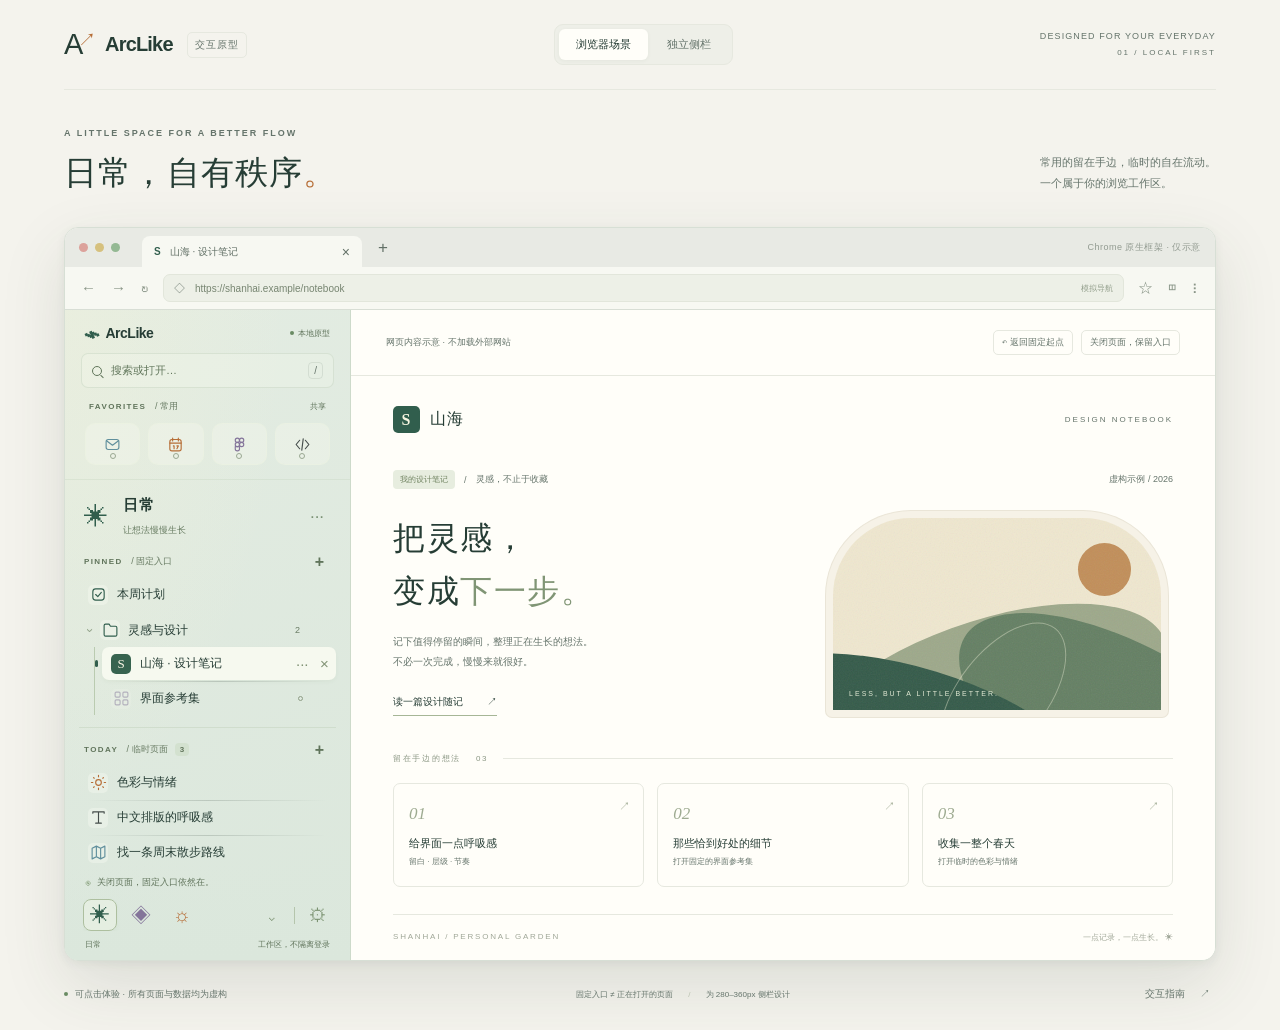
<file: index.html>
<!doctype html>
<html lang="zh-CN">
<head>
  <meta charset="utf-8">
  <meta name="viewport" content="width=device-width, initial-scale=1">
  <meta name="color-scheme" content="light dark">
  <title>ArcLike · 日常，自有秩序</title>
  <link rel="icon" href="data:image/svg+xml,%3Csvg xmlns='http://www.w3.org/2000/svg' viewBox='0 0 40 40'%3E%3Crect width='40' height='40' rx='12' fill='%232a5b52'/%3E%3Cpath d='M10 29L20 10L30 29M15 23H25' stroke='%23f4f4df' stroke-width='3' fill='none'/%3E%3C/svg%3E">
  <link rel="stylesheet" href="styles.css">
  <script defer src="model.js"></script>
  <script defer src="ui.js"></script>
  <script defer src="app.js"></script>
</head>
<body>
  <header class="showcase-header">
    <a class="wordmark" href="./index.html" aria-label="ArcLike 原型首页"><span class="brand-mark">A<span>↗</span></span> ArcLike <span class="prototype-tag">交互原型</span></a>
    <div class="view-switch" aria-label="预览模式"><button data-view="browser" aria-pressed="true">浏览器场景</button><button data-view="panel" aria-pressed="false">独立侧栏</button></div>
    <span class="edition">DESIGNED FOR YOUR EVERYDAY <span>01 / LOCAL FIRST</span></span>
  </header>
  <main class="showcase">
    <div class="intro"><div><p class="eyebrow">A LITTLE SPACE FOR A BETTER FLOW</p><h1>日常，自有秩序<span>。</span></h1></div><p class="intro-note">常用的留在手边，临时的自在流动。<br>一个属于你的浏览工作区。</p></div>
    <section class="browser" aria-label="Chrome 场景示意，不是可定制的原生浏览器框架">
      <div class="chrome-frame">
        <div class="tab-strip"><div class="window-dots" aria-hidden="true"><i></i><i></i><i></i></div><div class="native-tab"><span class="mini-mark">S</span><span id="native-title">山海 · 设计笔记</span><span aria-hidden="true">×</span></div><span class="native-plus" aria-hidden="true">+</span><span class="frame-label">Chrome 原生框架 · 仅示意</span></div>
        <div class="address-bar"><span class="native-navigation" aria-hidden="true">←　→　↻</span><form id="address-form"><span aria-hidden="true">◇</span><input id="address-input" aria-label="模拟页面地址，只模拟导航，不访问网站" spellcheck="false" value="https://shanhai.example/notebook"><span class="address-demo">模拟导航</span></form><span class="native-tools" aria-hidden="true">☆　◫　⋮</span></div>
      </div>
      <div class="browser-body">
        <aside id="sidebar" class="sidebar" aria-label="ArcLike 插件侧栏">
          <div class="panel-top"><span class="panel-brand"><span class="arc-symbol">⌁</span> ArcLike</span><span class="local-badge"><i></i> 本地原型</span></div>
          <button class="quick-open" id="quick-open"><span class="search-icon" aria-hidden="true"></span><span>搜索或打开…</span><kbd>/</kbd></button>
          <div class="section-label favorites-label"><span>FAVORITES <span class="label-cn">/ 常用</span></span><span title="同一浏览环境下跨工作区共享">共享</span></div>
          <div id="favorites" class="favorites" aria-label="跨工作区常用入口"></div>
          <div class="sidebar-scroll">
            <div class="space-heading"><span id="space-emblem" class="space-emblem"></span><div><h2 id="space-name"></h2><span id="space-caption"></span></div><button id="space-menu" class="icon-button" aria-label="工作区操作" title="重命名工作区">···</button></div>
            <div class="section-label"><span>PINNED <span class="label-cn">/ 固定入口</span></span><button id="add-pin" class="icon-button small" aria-label="添加固定入口" title="添加固定入口">+</button></div>
            <div id="pins" class="pins"></div>
            <div class="today-heading section-label"><span>TODAY <span class="label-cn">/ 临时页面</span><span id="today-count" class="count"></span></span><button id="add-today" class="icon-button small" aria-label="新建临时页面" title="新建临时页面">+</button></div>
            <div id="today" class="today"></div>
            <button id="new-tab" class="new-tab"><span>+</span> 新建标签 <kbd>/</kbd></button>
          </div>
          <div class="sidebar-bottom"><div class="lifecycle-note"><span aria-hidden="true">◉</span> 关闭页面，固定入口依然在。</div><div class="workspace-dock"><div id="spaces" class="space-buttons" aria-label="切换工作区"></div><button id="workspace-list" class="icon-button" aria-label="工作区列表" title="全部工作区">⌄</button><span class="dock-divider"></span><button id="settings" class="icon-button settings-icon" aria-label="轻量设置" title="设置">⚙</button></div><div class="dock-caption"><span id="dock-space-name"></span><span>工作区，不隔离登录</span></div></div>
        </aside>
        <section id="page-preview" class="page-preview" aria-label="模拟网页，不是真实网站"></section>
      </div>
    </section>
    <footer class="showcase-footer"><span><i></i> 可点击体验 · 所有页面与数据均为虚构</span><span>固定入口 ≠ 正在打开的页面 <span class="footer-line">/</span> 为 280–360px 侧栏设计</span><button id="guide">交互指南 <span>↗</span></button></footer>
  </main>
  <div id="menu" class="context-menu" hidden></div>
  <dialog id="dialog" aria-labelledby="dialog-title"><form id="dialog-form"><div class="dialog-heading"><span class="eyebrow" id="dialog-eyebrow">ARCLIKE</span><button type="button" id="dialog-close" class="icon-button" aria-label="关闭对话框">×</button></div><h2 id="dialog-title"></h2><div id="dialog-body"></div><div id="dialog-actions" class="dialog-actions"></div></form></dialog>
  <div id="toast" class="toast" role="status" aria-live="polite"></div>
</body>
</html>
</file>
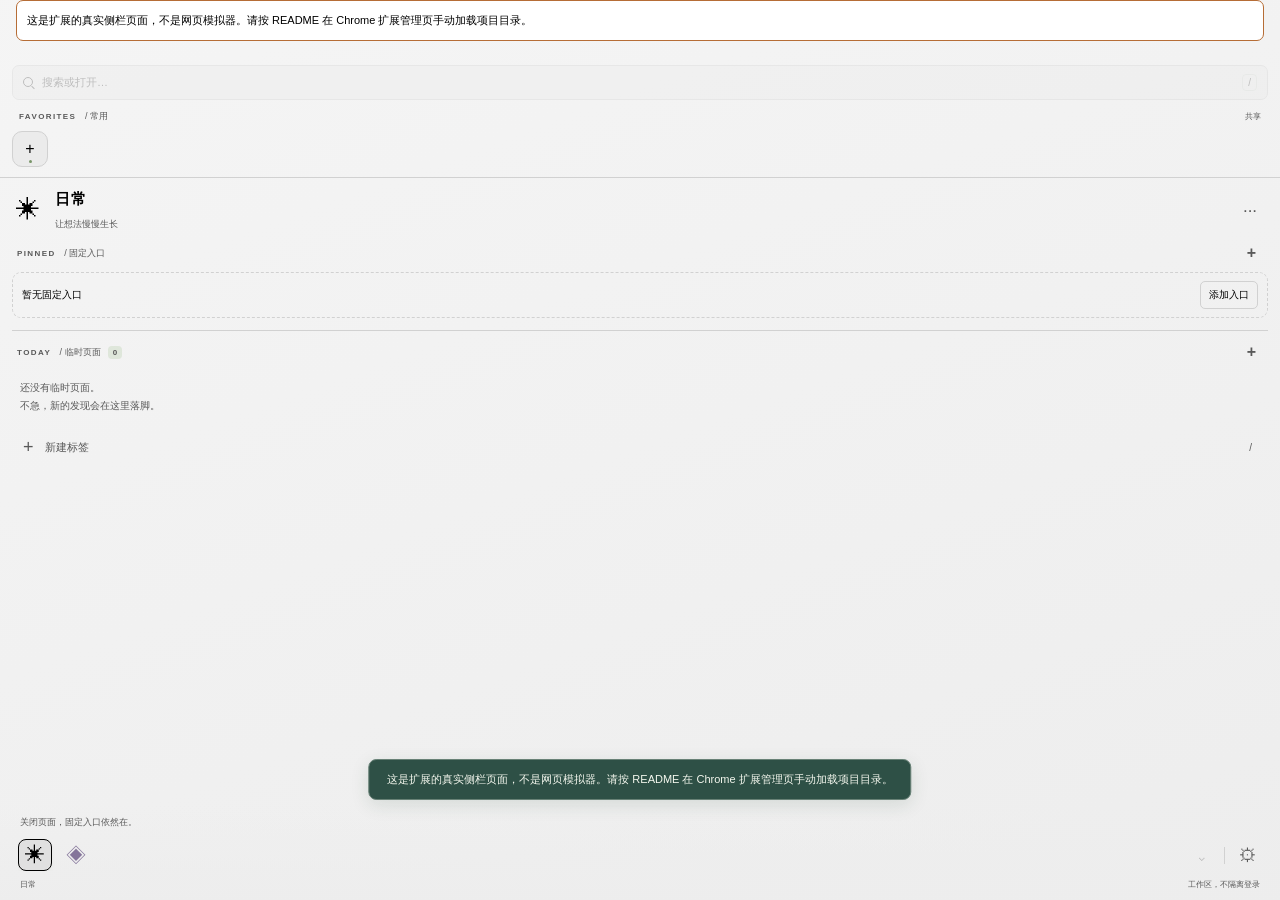
<file: extension/panel.html>
<!doctype html>
<html lang="zh-CN">
<head>
  <meta charset="utf-8">
  <meta name="viewport" content="width=device-width, initial-scale=1">
  <meta name="color-scheme" content="light dark">
  <title>ArcLike</title>
  <link rel="stylesheet" href="../styles.css">
  <link rel="stylesheet" href="panel.css">
  <script defer src="../model.js"></script>
  <script defer src="../ui.js"></script>
  <script defer src="panel.js"></script>
</head>
<body class="extension-shell">
  <aside id="sidebar" class="sidebar" aria-label="ArcLike 标签页侧栏" aria-busy="true">
    <div id="connection-notice" class="connection-notice" role="alert" hidden><p id="connection-message"></p><div id="connection-actions" class="connection-actions" hidden><button data-action="retry">重试</button><button data-action="takeover">改为管理本窗口</button><button data-action="export">导出入口备份</button><button data-action="forget-session">清除临时绑定</button></div></div>
    <button class="quick-open" id="quick-open"><span class="search-icon" aria-hidden="true"></span><span>搜索或打开…</span><kbd>/</kbd></button>
    <div id="favorites-label" class="section-label favorites-label" title="把 Today 拖到这里，设为共享常用入口"><span>FAVORITES <span class="label-cn">/ 常用</span></span><span title="在各工作区共享，不隔离登录">共享</span></div>
    <div id="favorites" class="favorites" aria-label="跨工作区常用入口"></div>
    <div class="sidebar-scroll">
      <div class="space-heading"><span id="space-emblem" class="space-emblem"></span><div><h2 id="space-name"></h2><span id="space-caption"></span></div><button id="space-menu" class="icon-button" aria-label="工作区操作" title="工作区操作">···</button></div>
      <div id="pins-label" class="section-label" title="把 Today 拖到这里，保存为固定入口"><span>PINNED <span class="label-cn">/ 固定入口</span></span><button id="add-pin" class="icon-button small" aria-label="添加固定入口" title="添加固定入口">+</button></div>
      <div id="pins" class="pins"></div>
      <div class="today-heading section-label"><span>TODAY <span class="label-cn">/ 临时页面</span><span id="today-count" class="count"></span></span><button id="add-today" class="icon-button small" aria-label="打开网页地址" title="打开网页地址">+</button></div>
      <div id="today" class="today"></div>
      <button id="new-tab" class="new-tab"><span>+</span> 新建标签 <kbd>/</kbd></button>
    </div>
    <div class="sidebar-bottom"><div class="lifecycle-note"><span aria-hidden="true">◉</span> 关闭页面，固定入口依然在。</div><div class="workspace-dock"><div id="spaces" class="space-buttons" aria-label="切换工作区"></div><button id="workspace-list" class="icon-button" aria-label="工作区列表" title="全部工作区">⌄</button><span class="dock-divider"></span><button id="settings" class="icon-button settings-icon" aria-label="轻量设置" title="设置">⚙</button></div><div class="dock-caption"><span id="dock-space-name"></span><span>工作区，不隔离登录</span></div></div>
  </aside>
  <div id="menu" class="context-menu" hidden></div>
  <dialog id="dialog" aria-labelledby="dialog-title"><form id="dialog-form"><div class="dialog-heading"><span class="eyebrow">ARCLIKE / LOCAL FIRST</span><button type="button" id="dialog-close" class="icon-button" aria-label="关闭对话框">×</button></div><h2 id="dialog-title"></h2><div id="dialog-body"></div><div id="dialog-actions" class="dialog-actions"></div></form></dialog>
  <div id="toast" class="toast" role="status" aria-live="polite"></div>
</body>
</html>
</file>
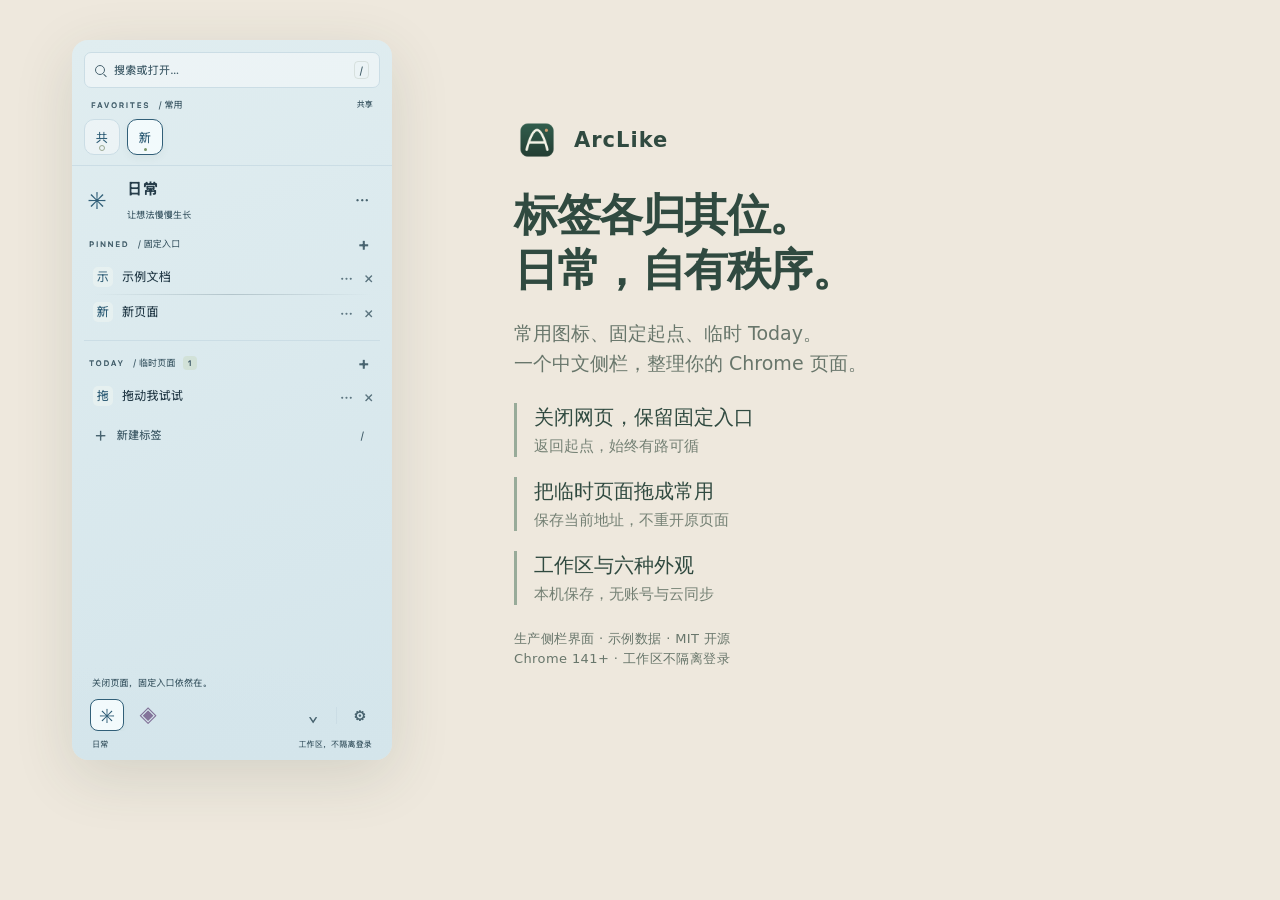
<file: store/preview.html>
<!doctype html>
<html lang="zh-CN">
<head>
<meta charset="utf-8">
<meta name="viewport" content="width=device-width, initial-scale=1">
<title>ArcLike · 商店素材草稿</title>
<style>
*{box-sizing:border-box}body{margin:0;background:#eee8dd;color:#304a40;font-family:system-ui,-apple-system,"PingFang SC",sans-serif}section{width:1280px;height:800px;display:grid;grid-template-columns:360px 1fr;gap:82px;padding:40px 72px}figure{margin:0;width:320px;height:720px;box-shadow:0 16px 60px #33443624;overflow:hidden;border-radius:16px}figure img{width:320px;height:720px;display:block}.copy{align-self:center;max-width:620px}.brand{display:flex;gap:14px;align-items:center;font-size:21px;font-weight:650;letter-spacing:1px}.brand img{width:46px;height:46px}h1{font-size:44px;line-height:1.26;letter-spacing:-1.5px;margin:24px 0 20px}p{font-size:19px;line-height:1.6;color:#68766b}.features{display:grid;gap:20px;margin:24px 0}.features div{padding-left:17px;border-left:3px solid #98ab99;font-size:20px;line-height:1.4}.features small{font-size:15px;color:#748074;display:block;margin-top:5px}.note{font-size:13px;color:#68766b;margin-top:24px;letter-spacing:.4px}#icons{display:none}#icons:target{display:grid}body:has(#icons:target) #overview{display:none}
</style>
</head>
<body>
<section id="overview">
<figure><img src="../docs/preview/extension-panel.png" alt="ArcLike 中文工作区侧栏示例"></figure>
<div class="copy">
<div class="brand"><img src="../extension/icons/128.png" alt="">ArcLike</div>
<h1>标签各归其位。<br>日常，自有秩序。</h1>
<p>常用图标、固定起点、临时 Today。<br>一个中文侧栏，整理你的 Chrome 页面。</p>
<div class="features">
<div>关闭网页，保留固定入口<small>返回起点，始终有路可循</small></div>
<div>把临时页面拖成常用<small>保存当前地址，不重开原页面</small></div>
<div>工作区与六种外观<small>本机保存，无账号与云同步</small></div>
</div>
<p class="note">生产侧栏界面 · 示例数据 · MIT 开源<br>Chrome 141+ · 工作区不隔离登录</p>
</div>
</section>
<section id="icons">
<figure><img src="../docs/preview/icon-editor.png" alt="常用入口图标编辑界面"></figure>
<div class="copy">
<div class="brand"><img src="../extension/icons/128.png" alt="">ArcLike</div>
<h1>常用的页面，<br>有自己的标识。</h1>
<p>右键常用图标，随手换一个。<br>预览后保存，网址与页面绑定不变。</p>
<div class="features">
<div>11 种内置图标<small>全部本地提供，无外部图标请求</small></div>
<div>汉字、字母或 emoji<small>组合 emoji 与五种图标颜色</small></div>
<div>恢复名称首字<small>常用和固定入口一起持久保存</small></div>
</div>
<p class="note">生产侧栏界面 · 示例数据 · MIT 开源<br>也支持条目菜单与 Shift + F10</p>
</div>
</section>
</body>
</html>
</file>
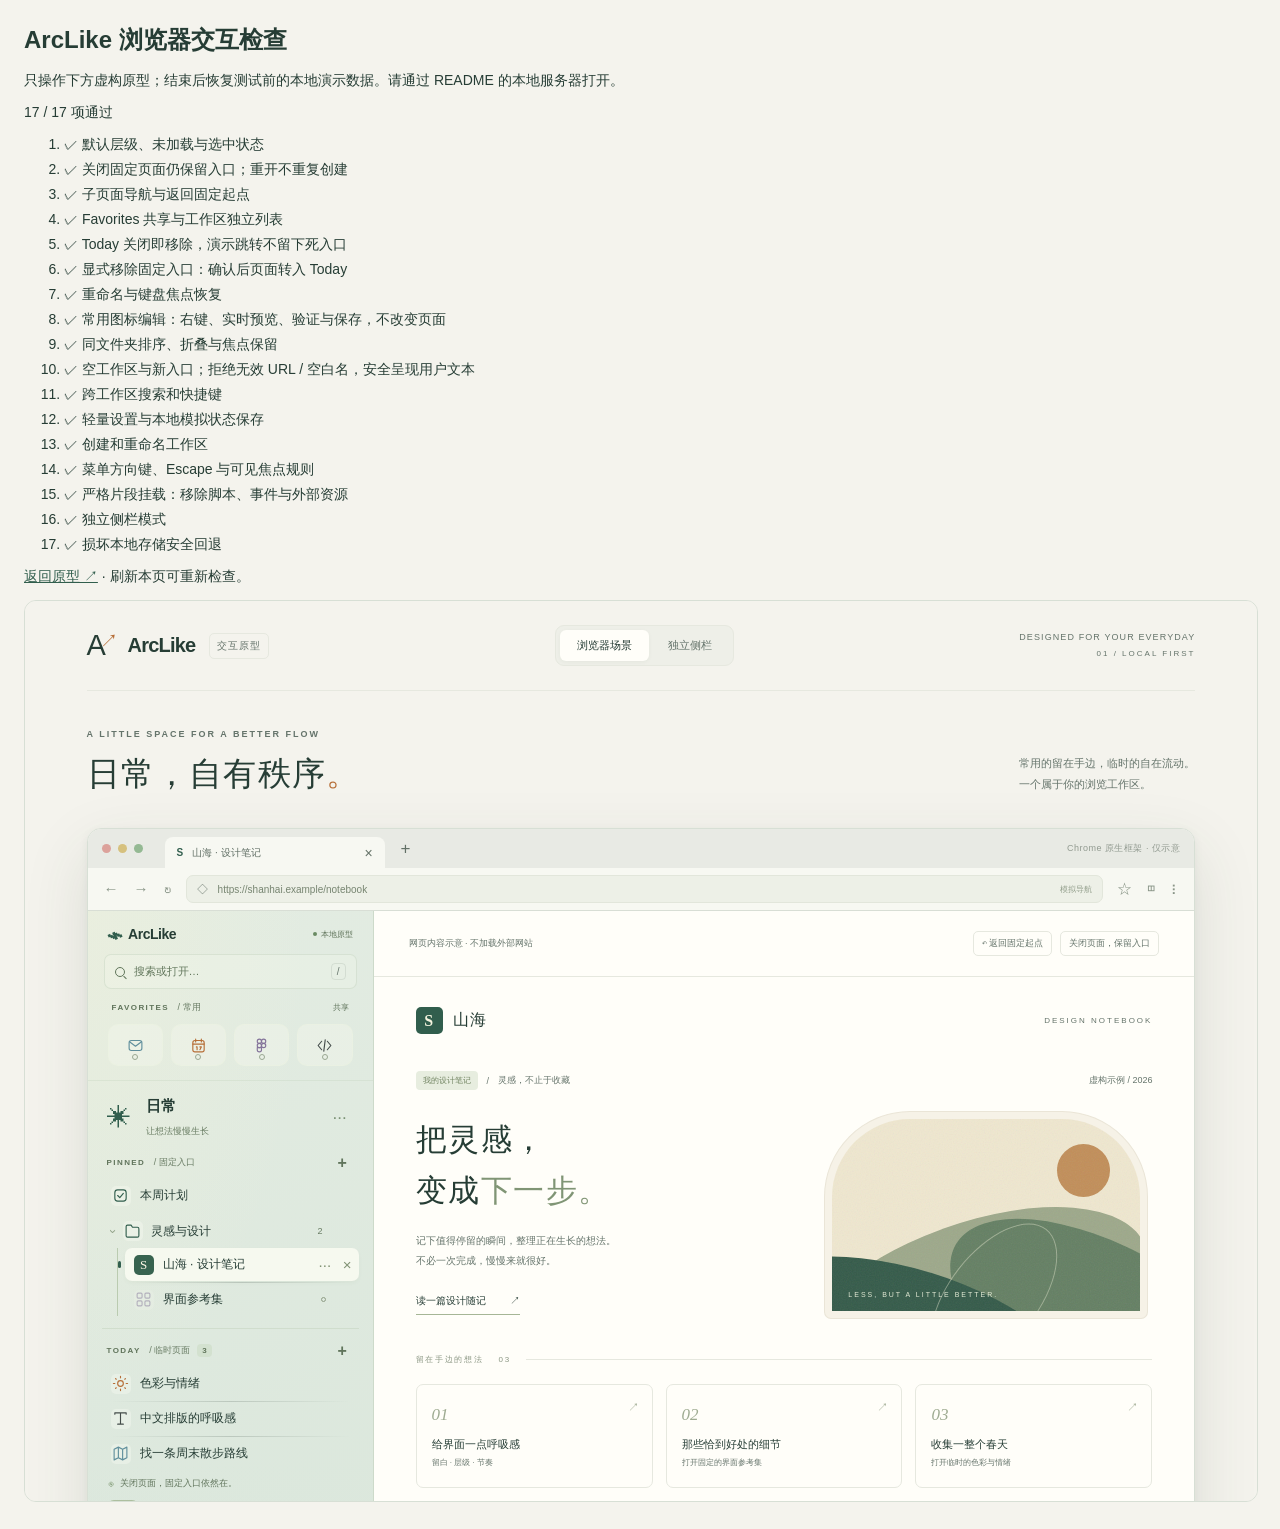
<file: tests/browser.html>
<!doctype html>
<html lang="zh-CN">
<meta charset="utf-8">
<meta name="viewport" content="width=device-width, initial-scale=1">
<title>ArcLike · 浏览器交互检查</title>
<style>
body{font:14px -apple-system,BlinkMacSystemFont,"PingFang SC",sans-serif;background:#f4f3ed;color:#263d35;margin:24px}h1{font-size:24px}li{margin:7px 0}.failed{color:#a13d2f}iframe{width:100%;height:900px;border:1px solid #d7dfd5;border-radius:12px}a{color:#315e4d}
</style>
<h1>ArcLike 浏览器交互检查</h1>
<p>只操作下方虚构原型；结束后恢复测试前的本地演示数据。请通过 README 的本地服务器打开。</p>
<p id="status" role="status">正在运行…</p>
<ol id="results"></ol>
<p><a href="../index.html">返回原型 ↗</a> · 刷新本页可重新检查。</p>
<iframe id="prototype" src="../index.html" title="待检查的 ArcLike 原型"></iframe>
<script>
const prototype = document.querySelector('#prototype');
window.addEventListener('message', event => {
  if (event.source !== prototype.contentWindow || event.origin !== location.origin || event.data.type !== 'arclike-test-result') return;
  const result = event.data.result;
  document.querySelector('#status').textContent = `${result.passed} / ${result.total} 项通过`;
  document.querySelector('#status').classList.toggle('failed', result.passed !== result.total);
  for (const item of result.results) {
    const row = document.createElement('li');
    row.textContent = `${item.pass ? '✓' : '✗'} ${item.name}${item.error ? ` — ${item.error}` : ''}`;
    row.classList.toggle('failed', !item.pass);
    document.querySelector('#results').append(row);
  }
});
prototype.addEventListener('load', () => {
  const script = prototype.contentDocument.createElement('script');
  script.src = '../tests/browser.test.js';
  prototype.contentDocument.body.append(script);
});
</script>
</html>
</file>
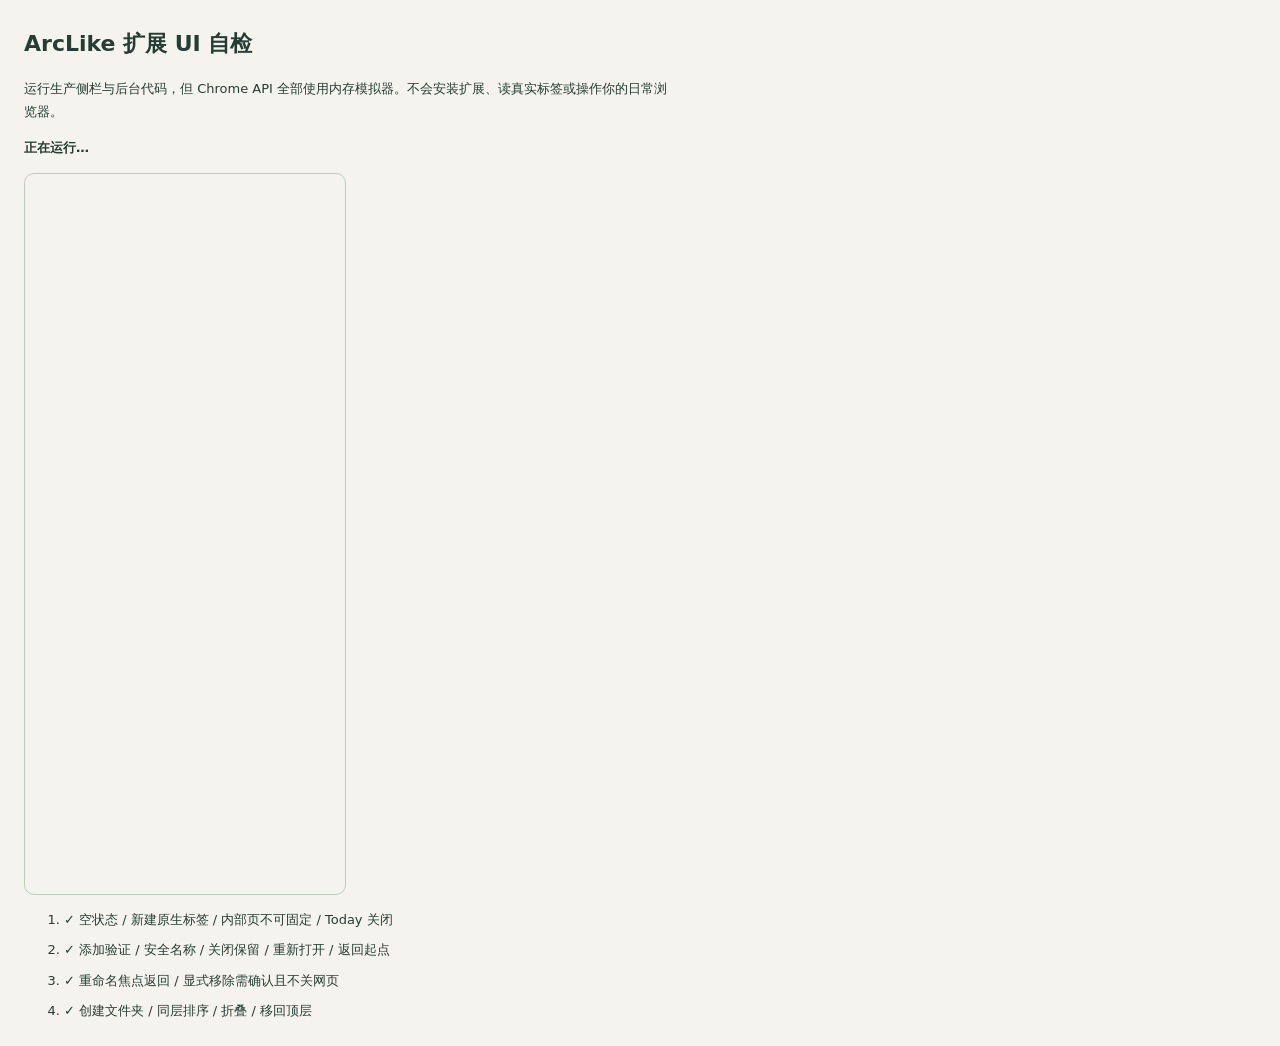
<file: tests/extension-browser.html>
<!doctype html>
<html lang="zh-CN">
<head>
  <meta charset="utf-8"><meta name="viewport" content="width=device-width, initial-scale=1">
  <title>ArcLike 扩展 UI 自检</title>
  <style>body{margin:24px;background:#f4f3ed;color:#263d35;font:13px/1.8 system-ui,sans-serif}h1{font-size:22px;margin:0}p{max-width:650px}iframe{width:320px;height:720px;box-sizing:content-box;border:1px solid #bdcdbb;border-radius:10px;display:block}li{margin:7px 0}.failed{color:#a14e40}#status{font-weight:600}</style>
  <script defer src="../model.js"></script><script defer src="../extension/controller.js"></script><script defer src="fake-chrome.js"></script><script defer src="extension-browser.test.js"></script>
</head>
<body>
  <h1>ArcLike 扩展 UI 自检</h1>
  <p>运行生产侧栏与后台代码，但 Chrome API 全部使用内存模拟器。不会安装扩展、读真实标签或操作你的日常浏览器。</p>
  <p id="status" role="status">正在运行…</p>
  <iframe id="panel-frame" title="真实侧栏代码 · 模拟 Chrome API"></iframe>
  <ol id="results"></ol>
</body>
</html>
</file>
<file: styles.css>
@charset "UTF-8";
:root{--canvas:#f4f3ed;--surface:#fffef9;--text:#263d35;--muted:#65746b;--line:#e6e8df;--panel:#e3ece2;--panel-deep:#dbe7dc;--accent:#315e4d;--selection:#f6f9ef;--hover:#ffffff65;--shadow:0 24px 65px #344a3820,0 3px 10px #344a3810;--orange:#b66d36;--purple:#84749a;--blue:#608f9c;--ink:#444c4a;font-family:Inter,-apple-system,BlinkMacSystemFont,"PingFang SC","Microsoft YaHei",sans-serif;color:var(--text);background:var(--canvas);color-scheme:light}
*{box-sizing:border-box}body{margin:0;background:var(--canvas);color:var(--text)}button,input,select{font:inherit}button,a,input,select{-webkit-tap-highlight-color:transparent}button{color:inherit;cursor:pointer;border:0;background:none}a{color:inherit;text-decoration:none}button:disabled{cursor:default;opacity:.35}button:focus-visible,a:focus-visible,input:focus-visible,select:focus-visible{outline:2px solid var(--accent);outline-offset:3px}button{touch-action:manipulation}button:hover{transition:background .15s,color .15s}kbd{font-family:inherit;font-size:10px;border:1px solid #a6b4a64a;border-radius:4px;padding:2px 5px;color:var(--muted)}[hidden]{display:none!important}
.showcase-header{height:90px;margin:0 5%;display:flex;align-items:center;justify-content:space-between;border-bottom:1px solid var(--line);gap:20px}.wordmark{display:flex;align-items:center;gap:11px;font-size:20px;font-weight:650;letter-spacing:-.8px}.brand-mark{display:flex;width:30px;height:33px;font-size:29px;align-items:center;position:relative;font-weight:500}.brand-mark span{position:absolute;top:0;right:-1px;font-size:18px;color:var(--orange)}.prototype-tag{font-size:10px;font-weight:400;letter-spacing:1px;color:var(--muted);border:1px solid var(--line);padding:5px 7px;border-radius:5px;margin-left:3px}.view-switch{display:flex;padding:4px;border:1px solid var(--line);border-radius:9px;gap:2px;background:#eaece480}.view-switch button{padding:8px 17px;font-size:11px;border-radius:6px;color:var(--muted)}.view-switch button[aria-pressed=true]{background:var(--surface);color:var(--text);box-shadow:0 1px 4px #3145330c}.edition{font-size:9px;letter-spacing:1.1px;color:var(--muted);text-align:right;line-height:1.9}.edition span{display:block;letter-spacing:2px;font-size:8px}.showcase{max-width:1440px;margin:0 auto;padding:38px 5% 0}.intro{display:flex;align-items:flex-end;justify-content:space-between;margin-bottom:31px}.eyebrow{font-size:9px;font-weight:600;letter-spacing:2px;color:var(--muted);margin:0 0 13px}h1{margin:0;font-size:33px;font-weight:500;letter-spacing:1.2px}h1 span{color:var(--orange)}.intro-note{font-size:11px;color:var(--muted);line-height:1.9;margin:0 0 2px}.browser{border:1px solid #d7dfd5;border-radius:14px;overflow:hidden;box-shadow:var(--shadow);background:var(--surface)}.chrome-frame{background:#e8eae4;border-bottom:1px solid #d8ded5;color:#627066}.tab-strip{height:39px;display:flex;align-items:center;padding:0 14px;gap:16px}.window-dots{display:flex;gap:7px;margin-right:6px}.window-dots i{height:9px;width:9px;background:#dca29b;border-radius:50%}.window-dots i:nth-child(2){background:#d6c17e}.window-dots i:nth-child(3){background:#94b993}.native-tab{display:flex;align-items:center;gap:9px;align-self:end;border-radius:8px 8px 0 0;background:#f7f8f2;width:220px;height:31px;padding:0 12px;font-size:10px}.native-tab>span:last-child{margin-left:auto;font-size:14px}.mini-mark{font-size:10px;font-weight:700;color:var(--accent)}.native-plus{font-size:17px}.frame-label{margin-left:auto;font-size:9px;letter-spacing:.5px;color:#929b91}.address-bar{display:flex;align-items:center;gap:14px;height:42px;background:#f7f8f2;padding:0 16px}.native-navigation,.native-tools{font-size:15px;white-space:nowrap;color:#899587}.address-bar form{height:28px;border:1px solid #e2e6db;display:flex;align-items:center;gap:8px;border-radius:7px;background:#edf0e7;flex:1;padding:0 10px;font-size:11px}.address-bar input{background:none;border:0;outline:none;color:#778571;font-size:10px;width:100%;min-width:0}.address-demo{font-size:8px;color:#929e8b;white-space:nowrap}.browser-body{display:flex;min-height:650px;height:min(690px,calc(100vh - 315px));position:relative}.sidebar{width:286px;min-width:286px;display:flex;flex-direction:column;background:radial-gradient(ellipse at 0% 0%,#f3f2d965,transparent 55%),linear-gradient(160deg,var(--panel),var(--panel-deep));border-right:1px solid #cddaca;position:relative;color:var(--text)}.panel-top{display:flex;justify-content:space-between;align-items:center;padding:15px 20px 12px}.panel-brand{display:flex;align-items:center;gap:7px;font-weight:650;font-size:14px;letter-spacing:-.5px}.arc-symbol{font-size:27px;line-height:15px;color:var(--accent);transform:rotate(-25deg)}.local-badge{font-size:8px;color:#60745b;display:flex;align-items:center;gap:4px}.local-badge i,.showcase-footer i{width:4px;height:4px;background:#698b63;border-radius:50%;display:inline-block}.quick-open{display:flex;align-items:center;gap:9px;border:1px solid #b7c9b45c;margin:0 16px 12px;padding:8px 10px;border-radius:7px;font-size:11px;color:#61765b;background:#f7f9ed40}.quick-open:hover{background:var(--hover)}.quick-open kbd{margin-left:auto}.search-icon{width:10px;height:10px;border:1.3px solid currentColor;border-radius:50%;position:relative;display:inline-block;flex-shrink:0}.search-icon:after{content:"";width:4px;height:1px;position:absolute;bottom:-2px;right:-3px;background:currentColor;transform:rotate(45deg)}.section-label{display:flex;justify-content:space-between;align-items:center;font-size:8px;letter-spacing:1.4px;font-weight:600;color:#60745b;height:29px;padding:0 5px}.label-cn{font-size:9px;font-weight:400;letter-spacing:0;color:#687b63;margin-left:5px}.favorites-label{margin:0 19px;height:auto}.favorites-label>span:last-child{font-size:8px;letter-spacing:0;font-weight:400}.favorites{display:grid;grid-template-columns:repeat(4,minmax(0,1fr));gap:8px;padding:10px 20px 14px;border-bottom:1px solid #b8cbb244;margin:0 0 0}.favorite{height:42px;position:relative;border-radius:10px;background:#f5f8ed66;border:1px solid #eaf0df7d;display:flex;justify-content:center;align-items:center}.favorite:hover{background:var(--selection);transform:translateY(-1px)}.favorite.active{background:var(--selection);box-shadow:0 3px 8px #3651340d;border-color:#afc4a4}.favorite:after{content:"";position:absolute;bottom:5px;width:3px;height:3px;border-radius:50%;background:#789568}.favorite.unloaded:after{background:none;border:1px solid #9aa892;width:4px;height:4px}.favorite .site-icon{height:23px;width:23px;background:none;opacity:1}.sidebar-scroll{padding:0 14px;flex:1;min-height:0;overflow:auto;scrollbar-width:thin;scrollbar-color:#bed0b5 transparent}.space-heading{display:flex;align-items:center;gap:10px;padding:16px 5px 10px}.space-emblem{font-size:24px;color:var(--accent);width:29px}.space-heading>div{min-width:0}.space-heading h2{font-size:15px;font-weight:600;margin:0 0 4px;letter-spacing:.6px;overflow:hidden;text-overflow:ellipsis;white-space:nowrap}.space-heading>div>span{font-size:9px;color:#697d63}.space-heading>.icon-button{margin-left:auto;color:#7b9275}.icon-button{border-radius:5px;height:28px;width:28px;flex-shrink:0;display:inline-flex;align-items:center;justify-content:center;font-size:17px;line-height:1}.icon-button:hover{background:var(--hover)}.icon-button.small{height:23px;width:23px;font-size:16px}.tab-row{display:flex;align-items:center;border-radius:7px;height:33px;margin:2px 0;position:relative;gap:0;min-width:0}.tab-row:hover,.tab-row:focus-within{background:var(--hover)}.tab-row.active{background:var(--selection);box-shadow:0 2px 4px #2b532209}.tab-row.active:before{content:"";position:absolute;left:-7px;top:13px;height:7px;width:3px;border-radius:3px;background:var(--accent)}.tab-open{display:flex;align-items:center;gap:9px;height:100%;min-width:0;flex:1;text-align:left;padding:0 9px;font-size:12px}.tab-title{white-space:nowrap;text-overflow:ellipsis;overflow:hidden}.site-icon{width:20px;height:20px;display:inline-flex;align-items:center;justify-content:center;flex-shrink:0;border-radius:5px;background:#fafbf35c;color:var(--accent);font-size:12px}.site-icon svg{width:17px;height:17px;stroke-width:1.6;stroke:currentColor;fill:none;stroke-linecap:round;stroke-linejoin:round}.site-icon.blue{color:var(--blue)}.site-icon.orange{color:var(--orange)}.site-icon.purple{color:var(--purple)}.site-icon.ink{color:var(--ink)}.site-icon.shanhai{background:#37634f;color:#fff9e8;font-family:Georgia,serif;font-size:13px}.tab-row.unloaded .site-icon{opacity:.48}.unloaded-marker{height:5px;width:5px;border:1px solid #8f9d86;border-radius:50%;margin-right:10px;flex-shrink:0}.row-action{font-size:15px;width:23px;height:25px;opacity:0;border-radius:4px;color:#809274;flex-shrink:0}.row-action:hover{background:#c4d4b6a1;color:var(--text)}.tab-row:hover .row-action,.tab-row:focus-within .row-action,.tab-row.active .row-action{opacity:1}.tab-row:hover .unloaded-marker,.tab-row:focus-within .unloaded-marker{display:none}.folder-header{display:flex;align-items:center;margin:5px 0 3px;padding:0 3px;font-size:12px;height:28px}.folder-toggle{display:flex;align-items:center;gap:8px;flex:1;min-width:0;height:100%;text-align:left}.folder-toggle>span:nth-child(3){white-space:nowrap;overflow:hidden;text-overflow:ellipsis}.folder-toggle .chevron{font-size:13px;transform:rotate(90deg);color:#91a288;display:inline-block;transition:transform .15s}.folder-toggle[aria-expanded=false] .chevron{transform:rotate(0)}.folder-icon{display:inline-flex;color:#7c946f}.folder-count{font-size:9px;color:#687b63;margin-left:auto}.folder-header>.row-action{margin-left:4px}.folder-header:hover .row-action,.folder-header:focus-within .row-action{opacity:1}.folder-children{margin-left:15px;border-left:1px solid #bacbb0;padding-left:7px}.today-heading{margin-top:12px;border-top:1px solid #b8cbb266;padding-top:10px;height:34px;margin-bottom:5px}.count{font-size:8px;letter-spacing:0;border-radius:4px;background:#c8d8be77;padding:2px 5px;margin-left:7px}.new-tab{width:100%;display:flex;align-items:center;gap:11px;padding:9px 11px;color:#687e5f;font-size:11px;border-radius:7px;margin-top:3px}.new-tab>span{font-size:18px;font-weight:300}.new-tab:hover{background:var(--hover)}.new-tab kbd{margin-left:auto;border:0}.sidebar-bottom{padding:12px 18px 10px;background:linear-gradient(transparent,var(--panel-deep))}.lifecycle-note{font-size:9px;color:#60745b;padding:0 2px 10px;display:flex;align-items:center;gap:6px}.lifecycle-note>span{font-size:11px;color:#8ca481}.workspace-dock{display:flex;align-items:center;gap:2px}.space-buttons{position:relative;display:flex;gap:7px;flex:1;min-width:0;overflow-x:auto;scrollbar-width:none}.space-button{height:32px;min-width:34px;border:1px solid transparent;border-radius:8px;font-size:20px;color:#91a386}.space-button.purple{color:var(--purple)}.space-button.orange{color:var(--orange)}.space-button[aria-pressed=true]{border-color:#adbf9f;background:#eff5e880;box-shadow:0 2px 5px #4961380a;color:var(--accent)}.space-button:hover{background:var(--hover)}.dock-divider{height:17px;border-left:1px solid #b5c5ac;margin:0 7px}.workspace-dock>.icon-button{color:#7b9271}.settings-icon{font-size:18px}.dock-caption{display:flex;justify-content:space-between;color:#60745b;font-size:8px;margin-top:8px;padding:0 2px}.dock-caption>span:first-child{color:#60745b;max-width:120px;white-space:nowrap;text-overflow:ellipsis;overflow:hidden}.empty-pins{padding:19px 11px 23px;text-align:center;border:1px dashed #b6c8a8;border-radius:9px;margin:9px 2px 0}.empty-pins>span{font-size:26px;color:#93a986;display:block;margin-bottom:8px}.empty-pins p{font-size:11px;margin:0 0 5px}.empty-pins small{font-size:9px;color:#8e9c86;line-height:1.8;display:block}.empty-pins button{font-size:10px;border:1px solid #b3c6a4;border-radius:5px;padding:7px 12px;margin-top:13px}.empty-today{font-size:10px;color:#93a18b;padding:16px 10px;line-height:1.8}.page-preview{background:var(--surface);flex:1;min-width:0;overflow:auto;position:relative}.page-utility{display:flex;align-items:center;justify-content:space-between;padding:20px 35px;font-size:9px;border-bottom:1px solid var(--line);color:var(--muted);gap:12px}.page-utility>span{white-space:nowrap}.page-utility>div{display:flex;gap:8px;align-items:center}.page-utility button{font-size:9px;padding:5px 8px;border:1px solid var(--line);border-radius:5px}.page-utility button:hover{background:var(--canvas)}.page-brand{display:flex;align-items:center;gap:10px;padding:30px 42px 0;font-size:16px;font-weight:550;letter-spacing:1px}.page-brand>span{width:27px;height:27px;display:flex;align-items:center;justify-content:center;background:var(--accent);color:#f5f4df;border-radius:5px;font-family:Georgia,serif}.page-brand small{font-size:8px;letter-spacing:2px;color:var(--muted);font-weight:400;margin-left:auto}.document{padding:37px 42px 28px;max-width:950px;margin:0 auto}.doc-date{margin-left:auto}.doc-meta{display:flex;align-items:center;gap:9px;color:var(--muted);font-size:9px;margin-bottom:22px}.meta-pill{background:#e7eddf;border-radius:4px;color:#718461;padding:4px 7px;font-size:8px}.doc-hero{display:grid;grid-template-columns:1fr .85fr;gap:25px;align-items:center}.doc-hero h2{font-size:clamp(25px,2.5vw,38px);font-weight:450;line-height:1.65;letter-spacing:1.5px;margin:0 0 15px}.doc-hero h2 em{font-style:normal;color:#809575}.doc-hero p{font-size:10px;color:var(--muted);line-height:2;margin:0}.doc-hero .hero-link{margin-top:23px;display:inline-flex;align-items:center;gap:24px;border-bottom:1px solid #a6b696;padding:0 0 6px;font-size:10px}.hero-link:hover{color:var(--orange)}.landscape{height:206px;position:relative;overflow:hidden;border-radius:85px 85px 6px 6px;background:#efe7cf;margin:0 5px 0 0;border:7px solid #f6f2e7;box-shadow:0 0 0 1px #eae5d7}.landscape .sun{width:53px;height:53px;border-radius:50%;background:#c18e59;position:absolute;top:25px;right:30px}.landscape .hill{position:absolute;width:120%;height:170px;border-radius:50%;transform:rotate(-20deg);background:#9da88a;top:105px;left:-15%}.landscape .hill.two{background:#647f63;top:133px;left:32%;transform:rotate(30deg)}.landscape .hill.three{background:#345a49;top:150px;left:-36%;transform:rotate(17deg)}.landscape .line{width:90px;height:170px;position:absolute;top:92px;left:38%;border:1px solid #dce0c77a;border-radius:50%;transform:rotate(38deg)}.landscape .grain{position:absolute;inset:0;opacity:.17;background-image:url("data:image/svg+xml,%3Csvg viewBox='0 0 200 200' xmlns='http://www.w3.org/2000/svg'%3E%3Cfilter id='n'%3E%3CfeTurbulence type='fractalNoise' baseFrequency='.75' numOctaves='3' stitchTiles='stitch'/%3E%3C/filter%3E%3Crect width='100%25' height='100%25' opacity='.55' filter='url(%23n)'/%3E%3C/svg%3E");pointer-events:none}.landscape figcaption{position:absolute;bottom:13px;left:16px;color:#e2e9d4;font-size:7px;letter-spacing:2px}.doc-divider{display:flex;align-items:center;gap:15px;font-size:8px;color:#8a9683;letter-spacing:1.7px;margin:36px 0 19px}.doc-divider:after{content:"";flex:1;border-top:1px solid var(--line)}.note-cards{display:grid;grid-template-columns:repeat(3,1fr);gap:13px}.note-card{border:1px solid var(--line);border-radius:7px;padding:15px;text-align:left;position:relative;min-height:104px}.note-card:hover{background:var(--canvas);border-color:#b2c0a4}.note-card .card-number{font-family:Georgia,serif;font-style:italic;color:#9eab91;font-size:17px}.note-card h3{font-weight:500;font-size:11px;margin:12px 0 5px}.note-card p{font-size:8px;color:var(--muted);margin:0}.note-card .card-arrow{position:absolute;right:13px;top:15px;font-size:11px;color:#9ca88f}.doc-bottom{display:flex;justify-content:space-between;font-size:8px;color:#a0a798;margin-top:27px;padding-top:17px;border-top:1px solid var(--line)}.doc-bottom>span:first-child{letter-spacing:1.8px}.home-strip{display:flex;align-items:center;justify-content:space-between;gap:12px;padding:11px 14px;margin:22px 0 0;border:1px solid #dce5d2;background:#f0f4e9;border-radius:6px;font-size:9px;color:#819473}.home-strip span{overflow:hidden;text-overflow:ellipsis;white-space:nowrap;min-width:0}.home-strip button{font-size:9px;white-space:nowrap;text-decoration:underline;text-underline-offset:3px}.generic-page{padding:65px 48px}.generic-page h2{font-size:30px;font-weight:450;margin:21px 0}.generic-page p{font-size:12px;line-height:2;color:var(--muted);max-width:450px}.generic-page .generic-url{font-size:10px;padding:15px;border:1px solid var(--line);border-radius:7px;margin:25px 0;overflow-wrap:anywhere}.generic-page .primary-button{margin-top:12px}.blank-page{height:100%;min-height:430px;display:flex;flex-direction:column;align-items:center;justify-content:center;text-align:center;padding:40px}.blank-page .blank-symbol{font-size:70px;font-weight:200;color:#a8b49a;line-height:1;margin-bottom:25px}.blank-page h2{font-size:25px;font-weight:450;letter-spacing:1px;margin:0 0 12px}.blank-page p{font-size:11px;line-height:2;color:var(--muted);margin:0 0 23px}.blank-page .empty-actions{display:flex;gap:10px}.blank-page .demo-label{font-size:8px;letter-spacing:1px;color:#a0aa96;margin-top:45px}.showcase-footer{display:flex;justify-content:space-between;gap:15px;align-items:center;font-size:9px;color:var(--muted);padding:25px 0 28px}.showcase-footer>span:first-child{display:flex;align-items:center;gap:7px}.showcase-footer>span:nth-child(2){font-size:8px}.footer-line{margin:0 13px;color:#b9c1af}.showcase-footer button{font-size:10px}.showcase-footer button span{margin-left:12px}.context-menu{position:fixed;z-index:20;min-width:200px;max-width:calc(100vw - 24px);padding:6px;background:var(--surface);border:1px solid var(--line);border-radius:9px;box-shadow:0 8px 28px #213b3029}.menu-heading{font-size:9px;color:var(--muted);padding:9px 10px 8px;white-space:nowrap;overflow:hidden;text-overflow:ellipsis;max-width:230px}.context-menu button{display:flex;justify-content:space-between;gap:20px;width:100%;font-size:11px;border-radius:5px;padding:9px 10px;text-align:left}.context-menu button:hover,.context-menu button:focus-visible{background:var(--canvas)}.context-menu button small{font-size:8px;color:var(--muted)}.context-menu .danger{color:#ad614f}.menu-line{border-top:1px solid var(--line);margin:4px 6px}.context-menu .workspace-menu-button{align-items:center;gap:10px;justify-content:flex-start;overflow-wrap:anywhere}.workspace-menu-button>span{font-size:17px}.workspace-menu-button small{margin-left:auto}dialog{border:1px solid var(--line);border-radius:14px;background:var(--surface);color:var(--text);padding:25px;width:400px;max-width:calc(100vw - 30px);max-height:85vh;box-shadow:0 24px 90px #233d3033}dialog::backdrop{background:#18332530;backdrop-filter:blur(4px)}.dialog-heading{display:flex;justify-content:space-between;align-items:center;margin-bottom:10px}.dialog-heading .eyebrow{margin:0}dialog h2{font-size:21px;font-weight:500;margin:0 0 20px}dialog p{font-size:11px;line-height:1.9;color:var(--muted)}dialog label:not(.setting-row){display:block;font-size:11px;margin:15px 0 7px}dialog input:not([type=checkbox]),dialog select{border:1px solid var(--line);border-radius:6px;background:var(--canvas);color:var(--text);padding:10px;width:100%;font-size:12px}dialog input[type=checkbox]{accent-color:var(--accent);width:16px;height:16px}.dialog-actions{display:flex;justify-content:flex-end;gap:9px;margin-top:23px}.primary-button,.secondary-button,.danger-button{font-size:11px;padding:10px 16px;border-radius:6px;display:inline-block}.primary-button{background:var(--accent);color:#f3f8ea}.primary-button:hover{filter:brightness(1.12)}.secondary-button{border:1px solid var(--line);background:var(--surface)}.secondary-button:hover{background:var(--canvas)}.danger-button{background:#a66353;color:#fff6ee}.form-note{font-size:9px!important;margin:9px 0;color:var(--muted)}.url-note{padding:12px;background:var(--canvas);border-radius:6px;font-size:10px;overflow-wrap:anywhere}.setting-row{display:flex;align-items:center;justify-content:space-between;padding:14px 0;border-bottom:1px solid var(--line);font-size:12px;gap:15px}.setting-row p{font-size:9px;margin:5px 0 0}.setting-row select{width:90px;font-size:11px;padding:7px}.settings-info{background:var(--canvas);border-radius:7px;padding:13px;font-size:10px;line-height:1.9;margin:17px 0}.settings-info p{font-size:9px;margin:5px 0 0}.text-button{font-size:10px;text-decoration:underline;text-underline-offset:3px;color:var(--muted)}.guide-list{padding-left:18px;font-size:11px;line-height:1.8}.guide-list li{padding:0 0 10px}.guide-list small{color:var(--muted);display:block;font-size:10px}.toast{position:fixed;left:50%;bottom:25px;transform:translate(-50%,15px);opacity:0;pointer-events:none;background:#2e5046;color:#f4f7ee;border:1px solid #688176;border-radius:8px;box-shadow:0 5px 18px #23473320;font-size:11px;padding:12px 18px;z-index:30;transition:opacity .2s,transform .2s;max-width:calc(100vw - 30px);text-align:center}.toast.visible{opacity:1;transform:translate(-50%,0)}.search-results{max-height:300px;overflow:auto;margin-top:12px}.search-result{padding:10px 4px;border-bottom:1px solid var(--line);width:100%;display:flex;align-items:center;gap:9px;text-align:left;font-size:11px}.search-result:hover{background:var(--canvas)}.search-result small{color:var(--muted);font-size:8px;margin-left:auto;white-space:nowrap}.search-empty{padding:15px 0;font-size:10px}.compact .tab-row{height:30px;margin:2px 0}.compact .folder-header{height:25px}.compact .space-heading{padding-top:12px;padding-bottom:8px}.compact .favorites{padding-bottom:10px}.compact .today-heading{margin-top:8px}.panel-view .chrome-frame,.panel-view .page-preview{display:none}.panel-view .browser{width:320px;border-radius:14px;margin:0 auto}.panel-view .browser-body{height:720px;min-height:550px}.panel-view .sidebar{width:100%;min-width:0;border:0}.panel-view .intro-note:after{content:"独立预览 · 320px";display:block;margin-top:8px;color:var(--accent)}
.icon-preview{display:flex;align-items:center;gap:12px;padding:12px;background:var(--canvas);border-radius:9px;min-width:0}.icon-preview .site-icon{width:40px;height:40px;font-size:22px;border:1px solid var(--line);border-radius:9px;background:var(--surface)}.icon-preview .site-icon svg{width:25px;height:25px}.icon-preview>span:last-child{min-width:0;overflow-wrap:anywhere;font-size:12px}
.tab-row+.tab-row:after{content:"";position:absolute;top:-1px;left:9px;right:9px;height:1px;background:linear-gradient(90deg,transparent,color-mix(in srgb,var(--muted) 28%,transparent),transparent);pointer-events:none}
body.dark{--canvas:#1e2924;--surface:#26332d;--text:#e1e8d8;--muted:#9caa99;--line:#3e4b3e;--panel:#304539;--panel-deep:#2d4135;--accent:#b8c9a0;--selection:#4c6050;--hover:#aab99a1a;--orange:#cc9c6a;--purple:#baa6cb;--blue:#92b8c4;--ink:#c6cdc0;--shadow:0 24px 65px #101a204d;color-scheme:dark}body.dark .sidebar{border-color:#465b43;background:linear-gradient(160deg,var(--panel),var(--panel-deep))}body.dark .quick-open{background:#26392a60;border-color:#526a4c}body.dark .favorite{background:#49604365;border-color:#58774b50}body.dark .site-icon.shanhai{color:#eff6dc;background:#5f7856}body.dark .space-button[aria-pressed=true]{background:#65835844}body.dark .chrome-frame{filter:brightness(.6)}body.dark .meta-pill,body.dark .home-strip{background:#3c5037;border-color:#556849;color:#b0bf9d}body.dark .landscape{border-color:#46513b;box-shadow:none}body.dark .primary-button{color:#24352b}body.dark .count{background:#586e4944}body.dark .view-switch{background:#18241e55}body.dark .page-brand>span{color:#23392c}body.dark .label-cn,body.dark .lifecycle-note,body.dark .quick-open,body.dark .space-heading>div>span,body.dark .new-tab,body.dark .section-label,body.dark .dock-caption,body.dark .dock-caption>span:first-child,body.dark .local-badge,body.dark .folder-count,body.dark .row-action,body.dark .icon-button{color:#b3c2a7}
:root[data-theme=sand] body{--canvas:#f5f0e7;--surface:#fffaf2;--text:#473c31;--muted:#6d5f51;--line:#dfd4c3;--panel:#efe7da;--panel-deep:#e7ddcd;--accent:#7a5338;--selection:#fff8ec;--hover:#ffffff65}
:root[data-theme=ocean] body{--canvas:#eff5f7;--surface:#f8fdff;--text:#263d4a;--muted:#496470;--line:#cbdde5;--panel:#e0edf0;--panel-deep:#d4e5eb;--accent:#315f78;--selection:#f2fafc;--hover:#ffffff65}
:root[data-theme=lavender] body{--canvas:#f4f0f7;--surface:#fdfaff;--text:#41354c;--muted:#675a73;--line:#ddd1e5;--panel:#ece5f1;--panel-deep:#e1d7e8;--accent:#725a89;--selection:#f9f5fc;--hover:#ffffff65}
:root[data-theme=auto] body{--canvas:Canvas;--surface:Canvas;--text:CanvasText;--muted:color-mix(in srgb,CanvasText 65%,Canvas);--line:color-mix(in srgb,CanvasText 18%,Canvas);--panel:color-mix(in srgb,CanvasText 4%,Canvas);--panel-deep:color-mix(in srgb,CanvasText 7%,Canvas);--accent:CanvasText;--selection:color-mix(in srgb,CanvasText 12%,Canvas);--hover:color-mix(in srgb,CanvasText 8%,Canvas);--ink:CanvasText}
:root:is([data-theme=auto],[data-theme=sand],[data-theme=ocean],[data-theme=lavender]) .sidebar{background:linear-gradient(160deg,var(--panel),var(--panel-deep));border-color:var(--line)}
:root:is([data-theme=auto],[data-theme=sand],[data-theme=ocean],[data-theme=lavender]) :is(.quick-open,.favorite){background:var(--hover);border-color:var(--line)}
:root:is([data-theme=auto],[data-theme=sand],[data-theme=ocean],[data-theme=lavender]) :is(.quick-open,.section-label,.label-cn,.space-heading>div>span,.lifecycle-note,.dock-caption,.dock-caption>span:first-child,.folder-count,.row-action,.icon-button,.new-tab,.empty-today){color:var(--muted)}
:root:is([data-theme=auto],[data-theme=sand],[data-theme=ocean],[data-theme=lavender]) :is(.favorites,.today-heading,.folder-children,.empty-pins,.empty-pins button,.dock-divider,.space-button[aria-pressed=true]){border-color:var(--line)}
:root:is([data-theme=auto],[data-theme=sand],[data-theme=ocean],[data-theme=lavender]) :is(.favorite.active,.space-button[aria-pressed=true]){background:var(--selection);border-color:var(--accent)}
:root[data-theme=auto] .primary-button{color:var(--surface)}
@media(min-width:1600px){.showcase-header{max-width:1296px;margin:0 auto}.showcase{padding-left:72px;padding-right:72px}.browser-body{height:710px;min-height:710px}.doc-hero h2{font-size:38px}.landscape{height:230px}.document{padding-top:47px}.doc-divider{margin-top:44px}}
@media(max-width:1100px){.edition{display:none}.showcase-header{height:76px}.showcase{padding-top:30px}.intro h1{font-size:29px}.browser-body{min-height:650px}.document{padding:32px 27px 25px}.page-brand{padding:25px 27px 0}.page-utility{padding:16px 23px}.doc-hero{gap:15px}.doc-hero h2{font-size:26px}.landscape{height:180px}.note-card{padding:12px}.showcase-footer>span:nth-child(2){display:none}}
@media(max-width:800px){.intro-note{display:none}.showcase{padding:25px 3% 0}.showcase-header{margin:0 3%;gap:8px}.wordmark{font-size:17px;gap:6px}.prototype-tag{display:none}.view-switch button{padding:7px 10px}.intro{margin-bottom:23px}.intro h1{font-size:26px}.eyebrow{font-size:8px}.sidebar{width:280px;min-width:280px}.doc-hero{display:block}.landscape{display:none}.note-cards{grid-template-columns:1fr}.note-card{min-height:75px;padding:12px}.note-card h3{margin:6px 0}.card-number{float:left;margin:6px 12px 20px 0}.page-brand small{display:none}.doc-divider{margin:24px 0 15px}.page-utility{padding:12px;flex-wrap:wrap;gap:8px}.document{padding:28px 20px 20px}.page-brand{padding:24px 20px 0}.generic-page{padding:45px 25px}.generic-page h2{font-size:23px}.page-utility>span{font-size:8px}.frame-label{font-size:8px}.showcase-footer{padding:20px 0;font-size:8px}.generic-page .primary-button{padding:9px}.home-strip{flex-wrap:wrap}}
@media(max-width:580px){.chrome-frame,.page-preview,.showcase-header,.intro,.showcase-footer{display:none}.showcase{padding:0}.browser,.panel-view .browser{width:100%;max-width:none;margin:0;border:0;border-radius:0;box-shadow:none}.browser-body,.panel-view .browser-body{min-height:0;height:100dvh}.sidebar{width:100%;min-width:0;border:0}.row-action{opacity:.85}.sidebar-scroll{padding:0 16px}.toast{bottom:100px}}
@media(prefers-reduced-motion:reduce){*,*:before,*:after{transition:none!important;transform:none!important;scroll-behavior:auto!important}.folder-toggle[aria-expanded=true] .chevron{transform:rotate(90deg)!important}.landscape .hill{transform:rotate(-20deg)!important}.landscape .hill.two{transform:rotate(30deg)!important}.landscape .hill.three{transform:rotate(17deg)!important}.toast{left:15px;right:15px;max-width:none}.arc-symbol{transform:rotate(-25deg)!important}}
</file>
<file: extension/panel.css>
/* Side Panel is the whole surface; no mock Chrome frame or webpage is rendered. */
.extension-shell{height:100dvh;overflow:hidden}
.extension-shell .sidebar{width:100%;min-width:0;height:100dvh;border:0}
.extension-shell .sidebar-scroll{padding:0 12px}
.extension-shell .quick-open{margin:12px 12px 10px;min-height:34px}
.extension-shell .favorites-label{margin:0 14px}
.extension-shell .favorites{grid-template-columns:repeat(auto-fill,36px);gap:7px;padding:8px 12px 10px}
.extension-shell .favorite{height:36px}
.extension-shell .favorite:after{bottom:3px}
.extension-shell .space-heading{padding:12px 4px 8px}
.extension-shell .empty-pins{display:flex;align-items:center;justify-content:space-between;gap:8px;text-align:left;padding:8px 9px;margin:4px 0 0}
.extension-shell .empty-pins p{margin:0;font-size:10px}
.extension-shell .empty-pins button{margin:0;padding:6px 8px;flex-shrink:0}
.extension-shell .empty-today{padding:10px 8px}
.extension-shell .row-action{opacity:.85}
.extension-shell .tab-open[draggable="true"]{cursor:grab}
.extension-shell .dragging{opacity:.45;cursor:grabbing}
.extension-shell .drop-target{outline:2px solid var(--accent);outline-offset:-2px;border-radius:8px;background:var(--surface)}
.extension-shell .expiry-on{color:var(--ink)}
.extension-shell .favorites{max-height:118px;overflow-y:auto;flex-shrink:0}
.extension-shell .toast{bottom:100px}
.connection-notice{margin:0 16px 12px;padding:10px;border:1px solid var(--orange);border-radius:7px;font-size:11px;max-height:145px;overflow:auto;flex-shrink:0;background:var(--surface)}
.connection-notice p{margin:0;line-height:1.7;overflow-wrap:anywhere}
.connection-actions{display:flex;flex-wrap:wrap;gap:7px;margin-top:8px}
.connection-actions button{font-size:10px;text-decoration:underline;text-underline-offset:3px;padding:4px 0}
.extension-shell .setting-row select{width:150px;max-width:58%;flex-shrink:0}
.extension-shell .setting-row input[type=number]{width:86px;flex-shrink:0}
.extension-settings-actions{display:grid;gap:7px;margin-top:14px}
.extension-settings-actions button{text-align:left;white-space:normal}
.extension-shell .search-result>span{overflow:hidden;text-overflow:ellipsis;white-space:nowrap;min-width:0}
.extension-shell .search-result small{max-width:85px;overflow:hidden;text-overflow:ellipsis}
</file>
